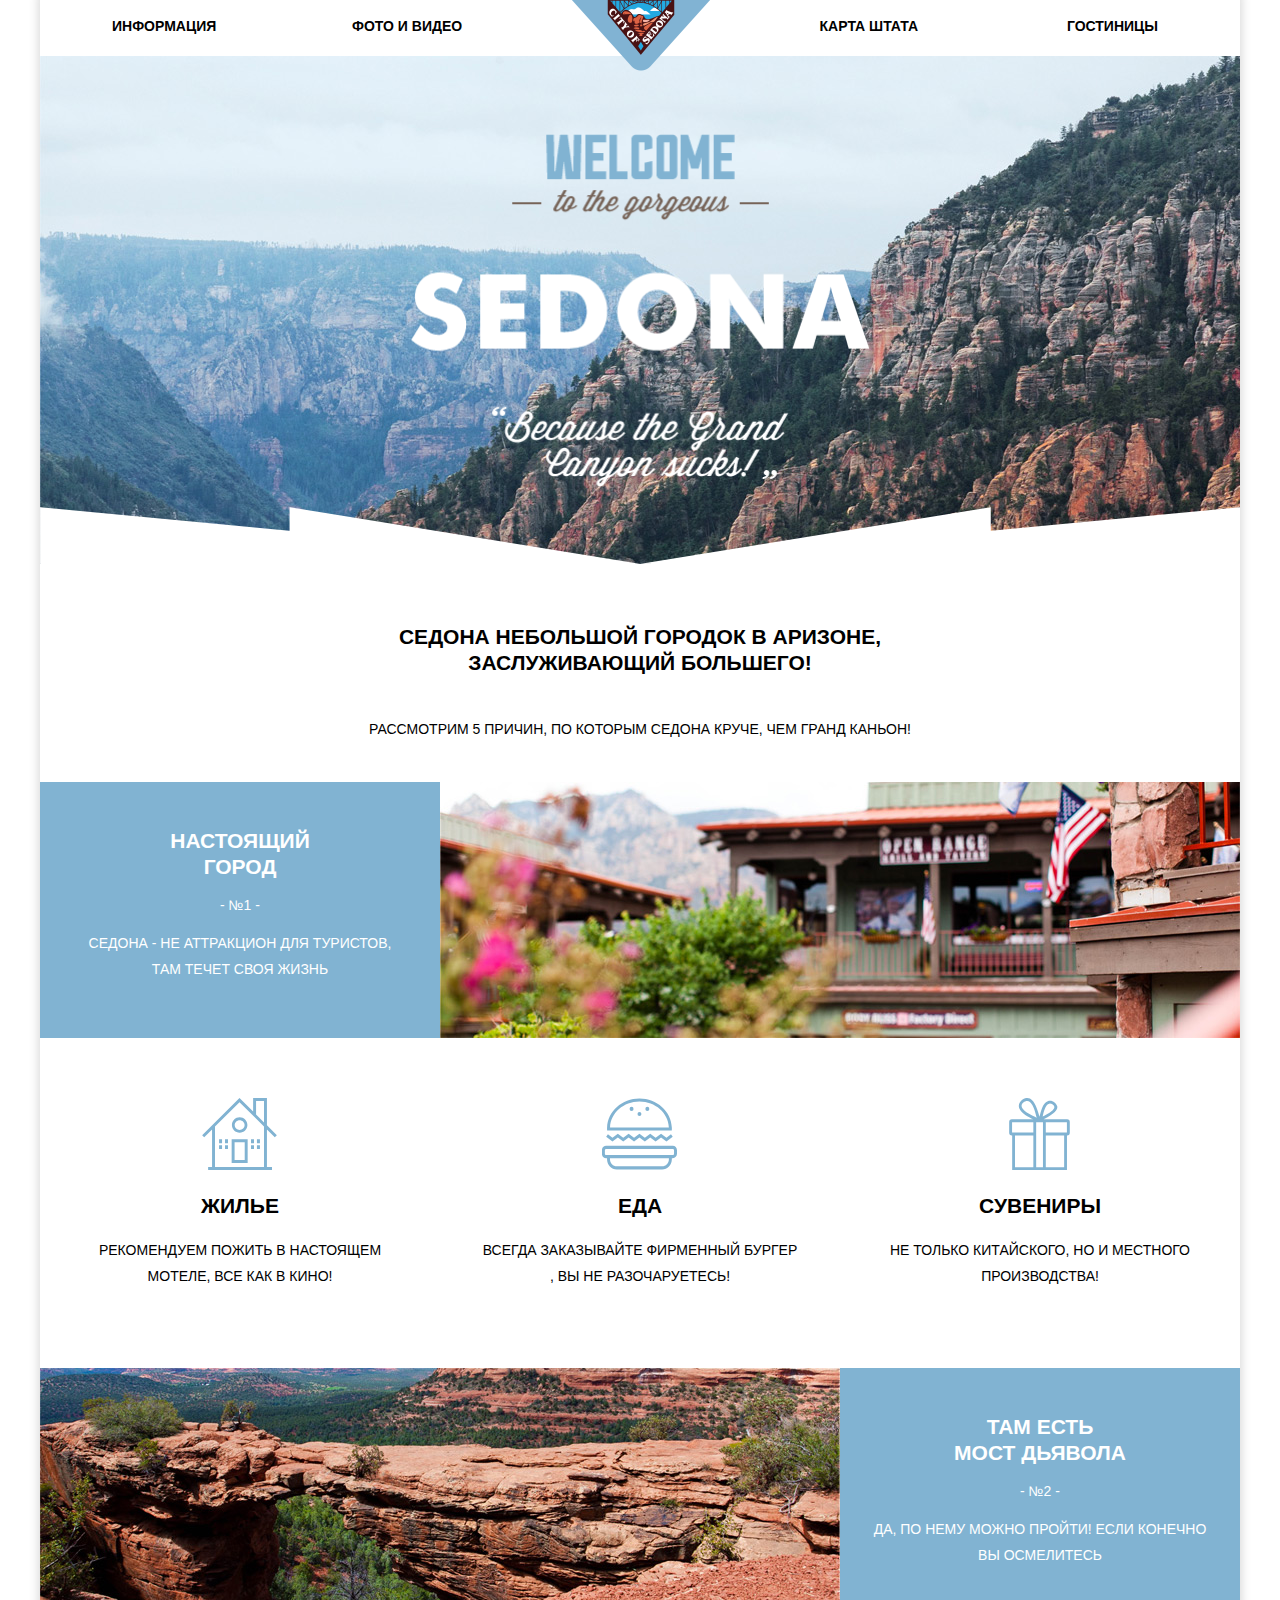
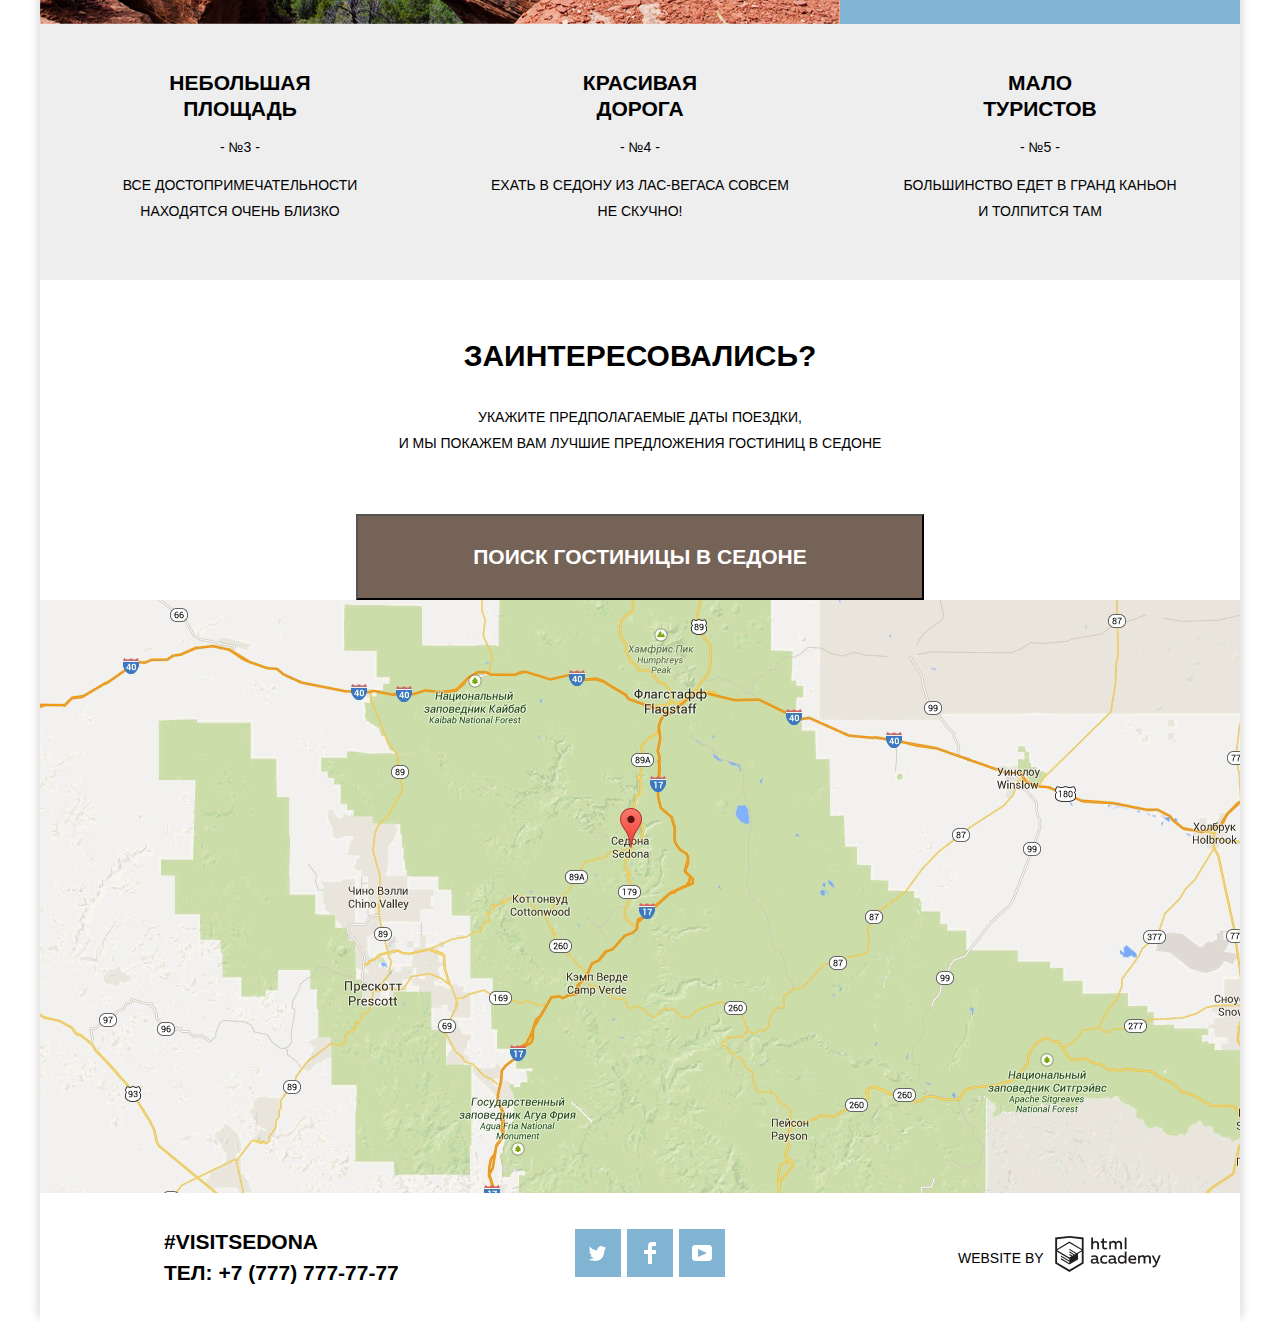
<file: index.html>
<!DOCTYPE html>
<html lang="ru">
<head>
  <meta charset="UTF-8">
  <meta name="viewport" content="width=device-width, initial-scale=1.0">
  <meta http-equiv="X-UA-Compatible" content="ie=edge">
  <title>Добро пожаловать в Седону!</title>
  <link href="https://fonts.googleapis.com/css2?family=PT+Sans:wght@400;700&display=swap" rel="stylesheet">
  <link rel="stylesheet" href="css/normalize.css">
  <link rel="stylesheet" href="css/style.css">
</head>
<body>
  <div class="page-wrapper">
    <header class="main-header">
      <nav class="main-navigation">
        <a class="main-header-logo">
          <img src="img/logo.png" alt="Sedona logo">
        </a>
        <ul class="main-navigation-list">
            <li class="nav-item nav-item-1"><a href="">Информация</a></li>
            <li class="nav-item nav-item-2"><a href="">Фото и Видео</a></li>
            <li class="nav-item nav-item-3"><a href="">Карта штата</a></li>
            <li class="nav-item nav-item-4"><a href="">Гостиницы</a></li>
        </ul>
      </nav>
    </header>

    <div class="page-intro">
      <h1 class="visually-hidden">Курортный городок Седона</h1>
      <img src="img/welcome-sedona.png" alt="welcome to Sedona" width="459" height="353">
    </div>

    <main>

      <div class="reasons-header">
        <h2>
          Седона небольшой городок в Аризоне,<br> заслуживающий большего!
        </h2>
        <p>
          Рассмотрим 5 причин, по которым Седона круче, чем гранд каньон!
        </p>
      </div>

      <section class="reasons">

        <div class="reason reason-1">
          <h2 class="reason-title">Настоящий<br> город</h2>
          <span>- №1 -</span>
          <p>Седона - не аттракцион для туристов,<br> там течет своя жизнь</p>
        </div>
        <figure class="reason-photo">
          <img src="img/reason-1-pic.jpg" alt="reason-picture" width="800" height="256">
        </figure>

        <div class="reason-housing">
          <h2 class="reason-title">Жилье</h2>
          <p>Рекомендуем пожить в настоящем<br> мотеле, все как в кино!</p>
        </div>

        <div class="reason-food">
          <h2 class="reason-title">Еда</h2>
          <p>Всегда заказывайте фирменный бургер<br>, вы не разочаруетесь!</p>
        </div>

        <div class="reason-souvenir">
          <h2 class="reason-title">Сувениры</h2>
          <p>Не только китайского, но и местного<br> производства!</p>
        </div>

        <figure class="reason-photo">
          <img src="img/reason-2-pic.jpg" alt="reason-picture" width="800" height="256">
        </figure>
        <div class="reason reason-2">
          <h2 class="reason-title">Там есть<br> мост дьявола</h2>
          <span>- №2 -</span>
          <p>Да, по нему можно пройти! Если конечно<br> вы осмелитесь</p>
        </div>

        <div class="reason reason-3">
          <h2 class="reason-title">Небольшая<br> площадь</h2>
          <span>- №3 -</span>
          <p>Все достопримечательности<br> находятся очень близко</p>
        </div>

        <div class="reason reason-4">
          <h2 class="reason-title">Красивая<br> дорога</h2>
          <span>- №4 -</span>
          <p>Ехать в Седону из Лас-Вегаса совсем<br> не скучно!</p>
        </div>

        <div class="reason reason-5">
          <h2 class="reason-title">Мало<br> туристов</h2>
          <span>- №5 -</span>
          <p>Большинство едет в Гранд Каньон<br> и толпится там</p>
        </div>

      </section>

      <section class="booking">

        <h2>Заинтересовались?</h2>
        <p>Укажите предполагаемые даты поездки,<br> и мы покажем вам лучшие предложения гостиниц в Седоне</p>
        <button class="search-button" type="button">Поиск гостиницы в седоне</button>

        <div class="map">
          <!--<img src="img/map.jpg" alt="Sedona map" width="1200" height="593">-->
          <form class="booking-form" action="post">

            <div class="input-line">
              <label for="arrival-date">Дата заезда:</label>
              <input class="booking-calendar" id="arrival-date" type="text" name="arrival" placeholder="01 Января 2020">
              <svg class="calendar-icon" xmlns="http://www.w3.org/2000/svg" width="21" height="22" viewBox="0 0 21 22">
                <path d="M19.251 2.025h-2.845V.648c0-.381-.294-.689-.656-.689-.363 0-.656.308-.656.689v1.377h-3.938V.648c0-.381-.294-.689-.655-.689-.363 0-.657.308-.657.689v1.377H5.906V.648c0-.381-.294-.689-.656-.689-.363 0-.657.308-.657.689v1.377H1.75C.784 2.025 0 2.847 0 3.862v16.302C0 21.179.784 22 1.75 22h17.501c.966 0 1.749-.821 1.749-1.836V3.862c0-1.015-.783-1.837-1.749-1.837zm.437 18.139a.448.448 0 0 1-.437.459H1.75a.45.45 0 0 1-.438-.459V3.862a.45.45 0 0 1 .438-.459h2.844v1.378c0 .381.294.689.657.689.362 0 .656-.308.656-.689V3.403h3.938v1.378c0 .381.294.689.657.689.361 0 .655-.308.655-.689V3.403h3.938v1.378c0 .381.293.689.656.689.362 0 .656-.308.656-.689V3.403h2.845c.241 0 .437.206.437.459v16.302z"/>
                <path d="M4.594 8.225h2.625v2.066H4.594zM4.594 11.668h2.625v2.067H4.594zM4.594 15.112h2.625v2.066H4.594zM9.188 15.112h2.625v2.066H9.188zM9.188 11.668h2.625v2.067H9.188zM9.188 8.225h2.625v2.066H9.188zM13.781 15.112h2.625v2.066h-2.625zM13.781 11.668h2.625v2.067h-2.625zM13.781 8.225h2.625v2.066h-2.625z"/>
              </svg>
            </div>

            <div class="input-line">
              <label for="departure-date">Дата выезда:</label>
              <input class="booking-calendar" id="departure-date" type="text" name="departure" placeholder="14 Января 2020">
              <svg class="calendar-icon" xmlns="http://www.w3.org/2000/svg" width="21" height="22" viewBox="0 0 21 22">
                <path d="M19.251 2.025h-2.845V.648c0-.381-.294-.689-.656-.689-.363 0-.656.308-.656.689v1.377h-3.938V.648c0-.381-.294-.689-.655-.689-.363 0-.657.308-.657.689v1.377H5.906V.648c0-.381-.294-.689-.656-.689-.363 0-.657.308-.657.689v1.377H1.75C.784 2.025 0 2.847 0 3.862v16.302C0 21.179.784 22 1.75 22h17.501c.966 0 1.749-.821 1.749-1.836V3.862c0-1.015-.783-1.837-1.749-1.837zm.437 18.139a.448.448 0 0 1-.437.459H1.75a.45.45 0 0 1-.438-.459V3.862a.45.45 0 0 1 .438-.459h2.844v1.378c0 .381.294.689.657.689.362 0 .656-.308.656-.689V3.403h3.938v1.378c0 .381.294.689.657.689.361 0 .655-.308.655-.689V3.403h3.938v1.378c0 .381.293.689.656.689.362 0 .656-.308.656-.689V3.403h2.845c.241 0 .437.206.437.459v16.302z"/>
                <path d="M4.594 8.225h2.625v2.066H4.594zM4.594 11.668h2.625v2.067H4.594zM4.594 15.112h2.625v2.066H4.594zM9.188 15.112h2.625v2.066H9.188zM9.188 11.668h2.625v2.067H9.188zM9.188 8.225h2.625v2.066H9.188zM13.781 15.112h2.625v2.066h-2.625zM13.781 11.668h2.625v2.067h-2.625zM13.781 8.225h2.625v2.066h-2.625z"/>
              </svg>
            </div>

            <div class="input-line-wpapper">
              <div class="input-line-quantity">
                <label for="adults">Взрослые:</label>
                <button class="button-minus" type="button">-</button>
                <input class="quantity" type="text" name="adults" id="adults" value="2">
                <button class="button-plus" type="button">+</button>
              </div>

              <div class="input-line-quantity">
                <label for="children">Дети:</label>
                <button class="button-minus" type="button">-</button>
                <input class="quantity" type="text" name="children" id="children" value="0">
                <button class="button-plus" type="button">+</button>
              </div>
            </div>

            <button class="form-submit-button" type="submit">Найти</button>
          </form>
        </div>

      </section>
    </main>
    <footer class="footer">
      <div class="footer-contacts">
        <a class="hash" href="#">#visitsedona</a>
        <p class="phone">тел: +7 (777) 777-77-77</p>
      </div>
      <div class="footer-social">
        <ul>
          <li>
            <a class="social-button social-button-twitter" href="">
              <svg xmlns="http://www.w3.org/2000/svg" xmlns:xlink="http://www.w3.org/1999/xlink" width="17" height="15" viewBox="0 0 17 15">
                <path fill="#FFF" d="M10.95.144c1.685-.496 2.984.27 3.577 1.179.673-.231 1.331-.481 2.011-.708a2.345 2.345 0 0 1-.857 1.768c.685.17 1.304-.491 1.304-.491-.169 1-1.006 1.788-1.563 2.024-.231 6.75-3.175 11.217-10.077 11.082h-.446c-.41 0-4.164-.46-4.898-1.887 2.271.196 3.893-.422 4.693-1.177-.96-.3-2.679-.477-2.979-2.95.349.106.564.228 1.19.119C1.705 8.247.374 7.53.448 5.33c.285.328 1.067.536 1.34.472C1.085 5.561-.182 2.442.894.85c1.818 1.854 3.735 3.606 7.152 3.773C8.254 2.33 9.183.793 10.95.144z"/>
              </svg>
            </a>
          </li>
          <li>
            <a class="social-button social-button-facebook" href="">
              <svg xmlns="http://www.w3.org/2000/svg" width="12" height="22" viewBox="0 0 12 22">
                <path fill="#FFF" d="M12 4V0H8a4 4 0 0 0-4 4v4H0v4h4v10h4V12h4V8H8V4h4z"/>
              </svg>
            </a>
          </li>
          <li>
            <a class="social-button social-button-youtube" href="">
              <svg xmlns="http://www.w3.org/2000/svg" xmlns:xlink="http://www.w3.org/1999/xlink" width="20" height="16" viewBox="0 0 20 16">
                <path fill="#FFF" d="M17 0H3C1.35 0 0 1.35 0 3v10c0 1.65 1.35 3 3 3h14c1.65 0 3-1.35 3-3V3c0-1.65-1.35-3-3-3zM6.027 11.998V4.002L15.014 8l-8.987 3.998z"/>
              </svg>
            </a>
          </li>
        </ul>
      </div>
      <div class="footer-copyright">
        <span>Website by</span>
        <a href="https://htmlacademy.ru/intensive/htmlcss">
          <!--<img src="svg/logo-htmlacademy.svg" alt="Логотип htmlacademy" width="108" height="36">-->
          <svg id="Layer_1" data-name="Layer 1" xmlns="http://www.w3.org/2000/svg" width="108" height="36" viewBox="0 0 108.08 36.85">
            <path d="M44.61,26.88a2,2,0,0,0,.55-0.1v1.33a3.25,3.25,0,0,1-1.18.21,1.67,1.67,0,0,1-1.67-1,4.84,4.84,0,0,1-3.14,1.08c-1.51,0-2.91-.83-2.91-2.55,0-2.13,2-2.79,3.71-2.79a11.08,11.08,0,0,1,2.17.25v-0.3c0-1-.76-1.77-2.19-1.77a7.42,7.42,0,0,0-3,.64v-1.7a10.21,10.21,0,0,1,3.19-.55c2.36,0,3.81,1.12,3.81,3.65v3a0.54,0.54,0,0,0,.49.59h0.17Zm-6.44-1.13A1.35,1.35,0,0,0,39.63,27h0.11a3.39,3.39,0,0,0,2.41-1V24.58a9.72,9.72,0,0,0-1.81-.21c-1,0-2.16.33-2.16,1.38h0Zm12.36-6.11a5,5,0,0,1,2.57.64V22a4.08,4.08,0,0,0-2.3-.7,2.75,2.75,0,1,0,0,5.49,5,5,0,0,0,2.43-.64v1.71a6.27,6.27,0,0,1-2.76.57A4.21,4.21,0,0,1,46,24.51q0-.21,0-0.41a4.32,4.32,0,0,1,4.18-4.46h0.38Zm12.17,7.24a2,2,0,0,0,.55-0.1v1.33a3.25,3.25,0,0,1-1.18.21,1.67,1.67,0,0,1-1.67-1,4.84,4.84,0,0,1-3.14,1.08c-1.51,0-2.91-.83-2.91-2.55,0-2.13,2-2.79,3.71-2.79a11.08,11.08,0,0,1,2.17.25v-0.3c0-1-.76-1.77-2.19-1.77a7.42,7.42,0,0,0-3,.64v-1.7a10.21,10.21,0,0,1,3.19-.55c2.36,0,3.81,1.12,3.81,3.65v3a0.54,0.54,0,0,0,.49.59h0.17Zm-6.44-1.13A1.35,1.35,0,0,0,57.73,27h0.11a3.39,3.39,0,0,0,2.41-1V24.58a9.72,9.72,0,0,0-1.81-.21c-1.06,0-2.16.33-2.16,1.38h0ZM73,16V28.2H71.35V26.88a3.88,3.88,0,0,1-3.19,1.54,4.4,4.4,0,0,1,0-8.78,3.81,3.81,0,0,1,3,1.3V16H73Zm-4.53,5.22a2.76,2.76,0,1,0,0,5.52A2.86,2.86,0,0,0,71.15,25V23A2.91,2.91,0,0,0,68.49,21.27ZM79,19.64c3.31,0,4.46,2.68,3.92,5.09H76.7c0.21,1.5,1.67,2.11,3.19,2.11a6.11,6.11,0,0,0,2.64-.59v1.6a7.14,7.14,0,0,1-3,.57C77,28.42,74.78,27,74.78,24a4.18,4.18,0,0,1,4-4.39H79Zm0.09,1.54a2.28,2.28,0,0,0-2.44,2.1v0.06H81.3A2,2,0,0,0,79.13,21.18Zm5.73,7V19.87h1.65v1a3.81,3.81,0,0,1,2.78-1.27A2.86,2.86,0,0,1,91.89,21a4.12,4.12,0,0,1,2.91-1.33A3.06,3.06,0,0,1,98,23V28.2h-1.9V23.05a1.59,1.59,0,0,0-1.42-1.75H94.42a2.8,2.8,0,0,0-2.07,1.12V28.2h-1.9V23.05A1.59,1.59,0,0,0,89,21.31H88.8a3,3,0,0,0-2.21,1.29v5.63H84.86Zm21.31-8.33h1.9l-3.91,9.46c-0.9,2.17-2.09,2.86-3.35,2.86a4.76,4.76,0,0,1-1.1-.14V30.46a2.86,2.86,0,0,0,.85.12c0.9,0,1.58-.64,2.07-1.9l0.17-.42-4-8.4h2l2.86,6.29ZM38.73,1.46V6.22a3.81,3.81,0,0,1,2.7-1.14,3.25,3.25,0,0,1,3.44,3.4v5.15H43V8.72a1.81,1.81,0,0,0-1.61-2h-0.3a2.93,2.93,0,0,0-2.32,1.39v5.52h-1.9V1.46h1.9ZM49.94,2.31v3h3V6.91h-3v3.81c0,1.1.5,1.46,1.58,1.46a4.49,4.49,0,0,0,1.69-.33v1.6A6.8,6.8,0,0,1,51,13.8a2.55,2.55,0,0,1-2.86-2.74V6.89H46.58V5.26h1.5V2.74Zm5.4,11.31V5.28H57v1A3.81,3.81,0,0,1,59.77,5a2.86,2.86,0,0,1,2.6,1.33A4.12,4.12,0,0,1,65.28,5,3.06,3.06,0,0,1,68.44,8.4v5.21h-1.9V8.46a1.59,1.59,0,0,0-1.42-1.75H64.89a2.8,2.8,0,0,0-2.07,1.12v5.78h-1.9V8.46A1.59,1.59,0,0,0,59.5,6.71H59.27A3,3,0,0,0,57.06,8v5.63H55.34ZM71.17,1.45H73V13.6H71.17V1.45ZM14.71,0H14.55L0,1.54V28.21l14.55,8.66,14.55-8.66V1.54Zm12.5,27.1L14.55,34.64,1.9,27.12V16.18l12.59,7.5V25L5.86,19.9v1.31l8.68,5.21v1.39L5.87,22.65V24l8.68,5.21,8.75-5.24V18.31L27.2,16V27.12Zm0-12.53-3.48,2-1.6,1L14.51,13v1.31L21,18.23H21l-0.14.09-1,.54-5.37-3.2V17l4.24,2.52-1,.67-3.2-1.9v1.31l2.1,1.24L14.5,22.1,2,14.65,14.51,7.11Zm0-1.32L14.49,5.76,1.91,13.25v-10L14.56,1.92,27.21,3.25v10h0Z" transform="translate(0 -0.02)" fill="#231f20"/>
          </svg>
        </a>
      </div>
    </footer>
  </div>

  <script src="js/popup-form.js" type="text/javascript"></script>

</body>
</html>
</file>
<file: css/style.css>
html {
  -webkit-box-sizing: border-box;
  box-sizing: border-box;
}

*, *::before, *::after {
  -webkit-box-sizing: inherit;
  box-sizing: inherit;
}

.visually-hidden:not(:focus):not(:active),
input[type="checkbox"].visually-hidden,
input[type="radio"].visually-hidden {
  position: absolute;

  width: 1px;
  height: 1px;
  margin: -1px;
  border: 0;
  padding: 0;

  white-space: nowrap;

  clip-path: inset(100%);
  clip: rect(0 0 0 0);
  overflow: hidden;
}

body {
  padding: 0;
  margin: 0;

  font-size: 14px;
  font-weight: normal;
  font-family: "PT Sans Narrow", Arial, sans-serif;
  line-height: 26px;
  text-transform: uppercase;

  background-color: #ffffff;
}

.page-wrapper {
  width: 1200px;
  margin: 0 auto;
  box-shadow: 0 -5px 9px 2px #dbdbdb;
}

a {
  text-decoration: none;
}

.main-header-logo {
  position: absolute;
  width: 138px;
  height: 71px;
  z-index: 2;
  left: 50%;
  margin: 0 auto;
  margin-left: -69px;
}

.main-navigation {
  background: #ffffff;
  width: 100%;
  min-height: 56px;
}

.main-navigation-list {
  display: flex;
  min-height: 56px;
  margin: 0;
  padding: 0;
  list-style-type: none;
}

.nav-item {
  display: block;
  width: 240px;
  margin-top: 13px;
}

.nav-item-1 {
  margin-left: 72px;
}

.nav-item-3 {
  margin-left: 86px;
}

.nav-item-3, .nav-item-4 {
  text-align: right;
}

.nav-item a {
  font-size: 14px;
  font-weight: bold;
  font-style: normal;
  line-height: 26px;
  color: #000000;
}

.nav-item a:hover,
.site-navigation a:focus {
	color: #81b3d2;

	background-color: #ffffff;
}

.nav-item a:active {
	color: #766357;

	background-color: #ffffff;
}

.page-intro {
  position: relative;
  min-height: 508px;
  padding-top: 78px;
  background: url("../img/welcome-sedona-bg.jpg");
}

.page-intro img {
  display: block;
  width: 459px;
  height: 353px;
  margin: 0 auto;
}

.page-intro::after {
  content: "";
  position: absolute;
  background-image: url("../img/polygon.png");
  background-repeat: no-repeat;
  bottom: 0;
  left: 0;
  width: 100%;
  height: 57px;
}

.reasons-header {
  /*min-height: 216px;*/
  background-color: #ffffff;
  padding-top: 60px;
  padding-bottom: 40px;
}

.reasons-header h2 {
  margin: 0;
  padding-bottom: 40px;
  font-size: 21px;
  font-weight: bold;
  font-style: normal;
  line-height: 26px;
  text-align: center;
  color: #000000;
}

.reasons-header p {
  margin: 0;
  font-size: 14px;
  font-weight: normal;
  line-height: 26px;
  text-align: center;
  color: #000000;
}

.reasons {
  width: 100%;
  display: flex;
  flex-wrap: wrap;
}

.reason {
  width: 400px;
  height: 256px;
  text-align: center;
}

.reason-1,
.reason-2 {
  background: #81b3d2;
  color: #ffffff;
}

.reason-3,
.reason-4,
.reason-5 {
  background: #eeeeee;
  color: #000000;
}

.reason-photo {
  margin: 0;
  padding: 0;
  width: 800px;
  height: 256px;
}

.reason h2{
  margin: 0;
  padding-top: 46px;
  font-size: 21px;
  font-weight: bold;
  font-style: normal;
  line-height: 26px;
}

.reason span {
  display: inline-block;
  padding: 12px 0;
  font-size: 14px;
  font-weight: normal;
  font-style: normal;
  line-height: 26px;
}

.reason p {
  margin: 0;
  font-size: 14px;
  font-weight: normal;
  font-style: normal;
  line-height: 26px;
}

.reason-housing,
.reason-food,
.reason-souvenir {
  width: 400px;
  min-height: 330px;
  text-align: center;
  background-color: #ffffff;
  color: #000000;
}

.reason-housing {
  background-image: url("../svg/icon-house.svg");
  background-repeat: no-repeat;
  background-size: 75px 72px;
  background-position: 162px 60px;
}

.reason-housing h2 {
  padding-top: 138px;
}

.reason-food {
  background-image: url("../svg/icon-gift.svg");
  background-repeat: no-repeat;
  background-size: 75px 72px;
  background-position: 162px 60px;
}

.reason-food h2 {
  padding-top: 138px;
}

.reason-souvenir {
  background-image: url("../svg/icon-food.svg");
  background-repeat: no-repeat;
  background-size: 75px 72px;
  background-position: 162px 60px;
}

.reason-souvenir h2 {
  padding-top: 138px;
}

.booking {
  background: #ffffff;
}

.booking h2 {
  margin: 0;
  padding-top: 58px;
  font-size: 30px;
  font-weight: bold;
  font-style: normal;
  line-height: 36px;
  color: #000000;
  text-align: center;
}
.booking p {
  margin: 0;
  padding-top: 30px;
  padding-bottom: 58px;
  font-size: 14px;
  font-weight: normal;
  font-style: normal;
  line-height: 26px;
  color: #000000;
  text-align: center;
}

.search-button {
  display: block;
  margin: 0 auto;
  width: 568px;
  height: 86px;
  font-size: 21px;
  font-weight: bold;
  line-height: 26px;
  text-transform: uppercase;
  color: #ffffff;
  background: #766357;
  cursor: pointer;
}

.search-button:hover {
  background: #604e43;
}

.search-button:active {
  background: #503e33;
  color: rgba(255, 255, 255, 0.3);
}

.map {
  background-color: #cbdda9;
  background-image: url("../img/map.jpg");
  background-repeat: no-repeat;
  width: 1200px;
  height: 593px;
}

/*Модальное окно*/


.booking-form {
  display: none;
	flex-direction: column;
	justify-content: space-between;
	box-sizing: border-box;
	width: 570px;
	min-height: 395px;
	margin: 0 auto;
	padding: 55px;

	background-color: #ffffff;
  font-size: 14px;
  font-weight: bold;
  line-height: 26px;
}

.booking-form-show {
  display: flex;
}

.input-line {
  position: relative;
  justify-content: space-between;
  display: flex;
  align-items: center;
  height: 38px;
  /*margin-bottom: 30px;*/
  padding: 0;
}

.input-line input[type="text"] {
  background-color: #f2f2f2;
  border: none;
}

.booking-calendar {
  position: relative;
  box-sizing: border-box;
  width: 346px;
  padding-top: 14px;
  padding-bottom: 14px;
  padding-left: 14px;
  padding-right: 199px;
}

.calendar-icon {
  position: absolute;
  top: 7px;
  right: 10px;
  fill: #cacaca;
}

.calendar-icon:hover {
  fill: #000000;
}

.calendar-icon:active {
  fill: #81b3d2;
}

.input-line-wpapper {
  display: flex;
  justify-content: space-between;
  flex-wrap: nowrap;
}

.quantity,
.button-minus,
.button-plus {
  width: 38px;
  height: 38px;

  padding: 0;
  margin: 0;
  border: none;
  background-color: #f2f2f2;
  font-size: 18px;
  text-align: center;
}

.button-minus,
.button-plus {
  color: #a9a9a9;
}

.button-minus:hover,
.button-plus:hover {
  color: #000000;
  font-weight: bold;
  cursor: pointer;
}

.button-minus:active,
.button-plus:active {
  color: #81b3d2;
}

.form-submit-button {
  min-height: 58px;
  background-color: #81b3d2;
  color: #ffffff;
  font-size: 21px;
  font-weight: bold;
  text-align: center;
  text-transform: uppercase;
  border: none;
  cursor: pointer;
}

.form-submit-button:hover {
  background-color: #669ec0;
}

.form-submit-button:active {
  background-color: #5496bd;
  color: rgba(255, 255, 255, 0.3);
}

/*Футер*/

.footer {
  min-height: 120px;
}

.footer {
  display: flex;
  justify-content: flex-start;
  min-height: 124px;
  padding: 36px 0;
  background: rgba(255, 255, 255, 0.9);
}

.footer-contacts {
  min-width: 325px;
  margin-right: 176px;
  padding-left: 124px;
}

.hash {
  display: inline-block;
  margin: 0;
  margin-bottom: 5px;
  padding: 0;
  font-size: 21px;
  font-weight: bold;
  line-height: 26px;
  text-transform: uppercase;
  text-decoration: none;
  color: #000000;
}

.phone {
  margin: 0;
  font-size: 21px;
  font-weight: bold;
  line-height: 26px;
  color: #000000;
}

.footer-social {
  width: 150px;
  margin-right: 215px;
}

.footer-social ul {
  display: flex;
  margin: 0;
  padding: 0;
  list-style: none;
}

.social-button {
  display: flex;
  align-items: center;
  justify-content: center;
  width: 46px;
  height: 48px;
  background: #81b3d2;
}

.social-button:hover {
  background: #669ec0;
}

.social-button:active {
  background: #669ec0;
}

.social-button:active path {
  fill: rgba(255, 255, 255, 0.3);
}

.footer-social li:not(:last-child) {
  margin-right: 6px;
}

.footer-copyright {
  display: flex;
  align-items: center;
  justify-content: center;
  width: 240px;
}

.footer-copyright span {
  margin-right: 10px;
  font-size: 14px;
  font-weight: normal;
  line-height: 26px;
  color: #000000;
}

.footer-copyright svg:hover path {
  fill: rgba(102, 158, 192, 0.8);
}

.footer-copyright svg:active path {
  fill: rgba(0, 0, 0, 0.5);
}
</file>
